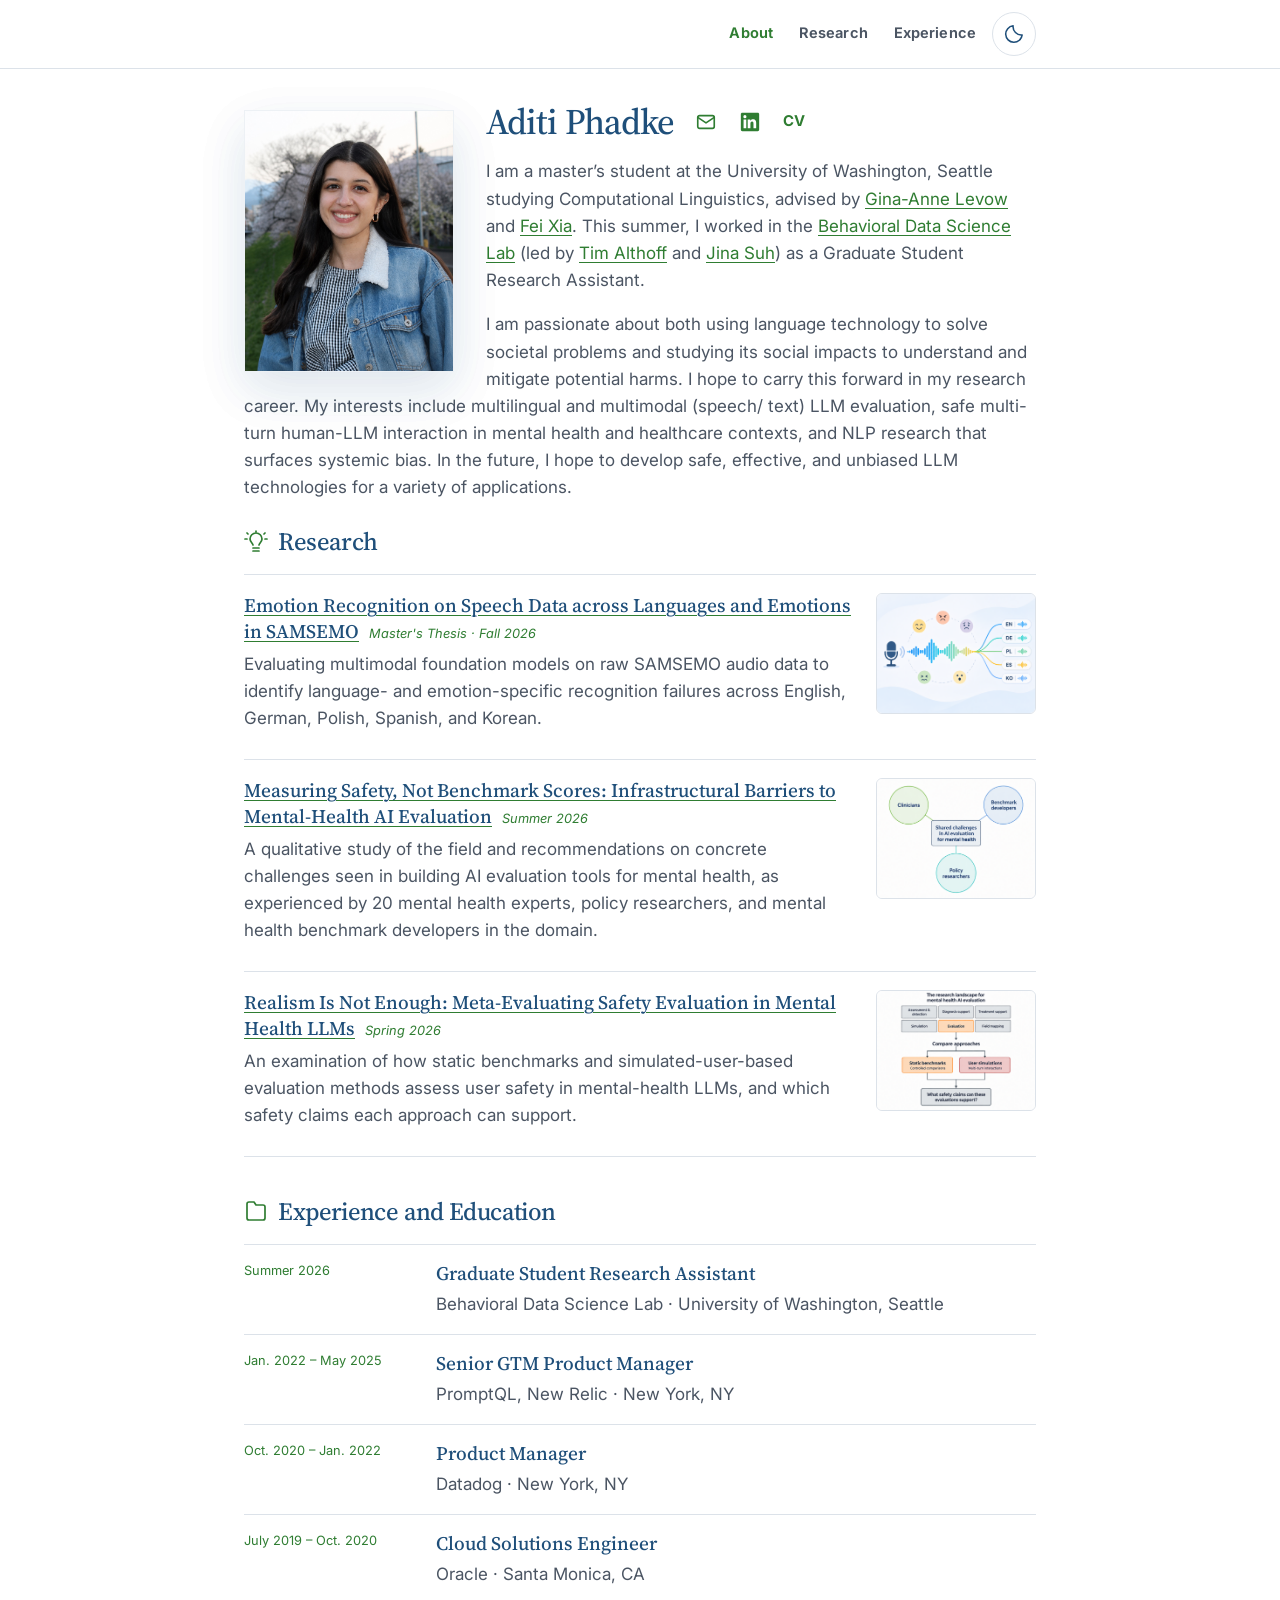
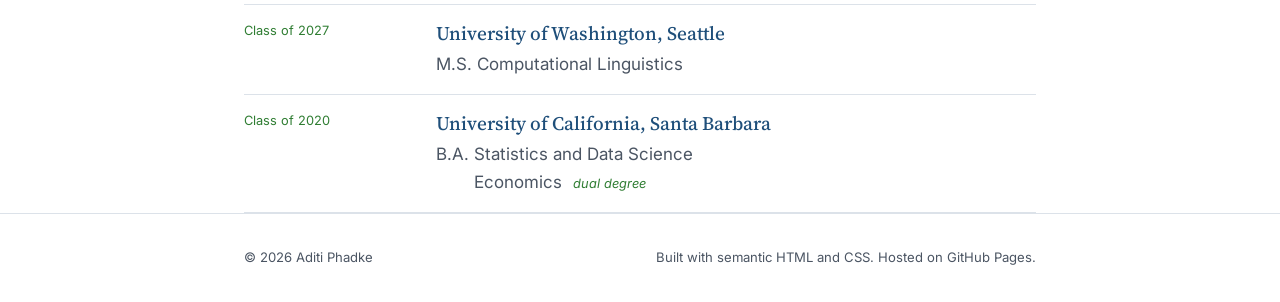
<file: index.html>
<!doctype html>
<html lang="en">
<head>
  <meta charset="utf-8">
  <meta name="viewport" content="width=device-width, initial-scale=1">
  <meta name="description" content="Aditi Phadke studies LLM evaluation, multilingual speech processing, and NLP for social impact.">
  <meta name="author" content="Aditi Phadke">
  <meta name="theme-color" content="#ffffff">

  <meta property="og:type" content="website">
  <meta property="og:title" content="Aditi Phadke">
  <meta property="og:description" content="LLM evaluation, social impact of computing, multilingual speech processing, and NLP.">
  <meta property="og:url" content="https://asphadke.github.io/">
  <meta property="og:image" content="https://asphadke.github.io/assets/aditi-portrait.jpg">
  <meta property="og:image:type" content="image/jpeg">
  <meta property="og:image:alt" content="Aditi Phadke">
  <meta name="twitter:card" content="summary_large_image">
  <meta name="twitter:image" content="https://asphadke.github.io/assets/aditi-portrait.jpg">
  <meta name="twitter:image:alt" content="Aditi Phadke">

  <title>Aditi Phadke</title>
  <link rel="icon" href="assets/favicon.svg" type="image/svg+xml">
  <script src="theme.js?v=20261014-1"></script>
  <link rel="stylesheet" href="styles.css?v=20261014-education-unshaded-1">
  <script src="script.js?v=20261014-taxonomy-1" defer></script>
  <!-- pages-build: 2026-10-13-5 -->
</head>

<body>
  <a class="skip-link" href="#main-content">Skip to content</a>

  <header class="site-header" id="top">
    <div class="container header-inner">
      <button class="menu-button" type="button" aria-expanded="false" aria-controls="site-nav">
        <span class="sr-only">Toggle navigation</span>
        <span aria-hidden="true"></span>
        <span aria-hidden="true"></span>
        <span aria-hidden="true"></span>
      </button>

      <nav class="site-nav" id="site-nav" aria-label="Primary navigation">
        <a href="#about">About</a>
        <a href="#projects">Research</a>
        <a href="#background">Experience</a>
      </nav>
      <button class="theme-toggle" type="button" aria-label="Switch to dark mode" title="Switch to dark mode">
        <svg class="theme-moon" viewBox="0 0 24 24" fill="none" stroke="currentColor" stroke-width="1.7" stroke-linecap="round" stroke-linejoin="round" aria-hidden="true"><path d="M20.9 13A9 9 0 0 1 11 3.1 9 9 0 1 0 20.9 13Z"/></svg>
        <svg class="theme-sun" viewBox="0 0 24 24" fill="none" stroke="currentColor" stroke-width="1.7" stroke-linecap="round" aria-hidden="true"><circle cx="12" cy="12" r="4"/><path d="M12 2v2m0 16v2M2 12h2m16 0h2M5 5l1.5 1.5m11 11L19 19M5 19l1.5-1.5m11-11L19 5"/></svg>
      </button>
    </div>
  </header>

  <main id="main-content">
    <section class="hero container" id="about" aria-label="About Aditi Phadke" style="border-bottom: 0; padding-bottom: 0.5rem;">
      <div class="portrait-wrap">
        <div class="portrait-fallback">AP</div>
        <img class="portrait" src="assets/aditi-portrait.jpg" alt="Aditi Phadke" width="280" height="350" onerror="this.hidden=true">
      </div>

      <div class="hero-copy">
        <div class="intro-heading">
          <h1>Aditi Phadke</h1>
          <div class="contact-links" aria-label="Contact links">
            <a href="mailto:aphadke@uw.edu" aria-label="Email" title="Email">
              <svg viewBox="0 0 24 24" fill="none" stroke="currentColor" stroke-width="1.8" stroke-linecap="round" stroke-linejoin="round" aria-hidden="true" focusable="false">
                <rect x="3" y="5" width="18" height="14" rx="2"/>
                <path d="m3 7 9 6 9-6"/>
              </svg>
            </a>
            <a href="https://www.linkedin.com/in/aditi-phadke-20/" rel="me noreferrer" aria-label="LinkedIn" title="LinkedIn">
              <svg viewBox="0 0 24 24" fill="currentColor" aria-hidden="true" focusable="false">
                <path d="M20.45 2H3.55C2.69 2 2 2.68 2 3.52v16.96c0 .84.69 1.52 1.55 1.52h16.9c.86 0 1.55-.68 1.55-1.52V3.52c0-.84-.69-1.52-1.55-1.52ZM7.93 18.75H4.98V9.2h2.95v9.55ZM6.45 7.9a1.71 1.71 0 1 1 0-3.42 1.71 1.71 0 0 1 0 3.42Zm12.3 10.85H15.8V14.1c0-1.11-.02-2.54-1.55-2.54-1.55 0-1.79 1.21-1.79 2.46v4.73H9.51V9.2h2.83v1.3h.04c.39-.74 1.36-1.52 2.79-1.52 2.98 0 3.58 1.96 3.58 4.51v5.26Z"/>
              </svg>
            </a>
            <a href="assets/aditi-phadke-cv.pdf" aria-label="CV (PDF)" title="CV (PDF)">CV</a>
          </div>
        </div>
        <p>
          I am a master’s student at the University of Washington, Seattle studying Computational Linguistics, advised by <a href="https://faculty.washington.edu/levow/">Gina-Anne Levow</a> and <a href="https://faculty.washington.edu/fxia/">Fei Xia</a>. This summer, I worked in the <a href="https://behavioral-data.github.io/">Behavioral Data Science Lab</a> (led by <a href="https://homes.cs.washington.edu/~althoff/">Tim Althoff</a> and <a href="https://www.jinasuh.com/">Jina Suh</a>) as a Graduate Student Research Assistant.
        </p>

        <p>
          I am passionate about both using language technology to solve societal problems and studying its social impacts to understand and mitigate potential harms. I hope to carry this forward in my research career. My interests include multilingual and multimodal (speech/ text) LLM evaluation, safe multi-turn human-LLM interaction in mental health and healthcare contexts, and NLP research that surfaces systemic bias. In the future, I hope to develop safe, effective, and unbiased LLM technologies for a variety of applications.
        </p>

      </div>
    </section>

    <div class="container content-grid" style="padding-top: 0; margin-top: 0;">
      <div class="main-column">

        <section class="section" id="projects" aria-labelledby="projects-title">
          <div class="section-heading">
            <svg class="section-icon" viewBox="0 0 24 24" fill="none" stroke="currentColor" stroke-width="1.7" stroke-linecap="round" stroke-linejoin="round" aria-hidden="true" focusable="false">
              <path d="M9 18h6M9 21h6M9 15c0-1.5-3-3-3-6a6 6 0 0 1 12 0c0 3-3 4.5-3 6"/>
              <path d="M12 1v1M3 3l1 1M20 4l1-1M1 9h2M21 9h2"/>
            </svg>
            <h2 id="projects-title">Research</h2>
          </div>

          <div class="project-list">
            <article class="project">
              <div class="project-copy">
                <div class="project-meta">
                  <span>Ongoing Research</span>
                  <span>Fall 2026</span>
                </div>
                <h3><a class="project-title-link" href="projects/samsemo-emotion-recognition.html">Emotion Recognition on Speech Data across Languages and Emotions in SAMSEMO</a> <span class="project-season">Master's Thesis · Fall 2026</span></h3>
                <p>Evaluating multimodal foundation models on raw SAMSEMO audio data to identify language- and emotion-specific recognition failures across English, German, Polish, Spanish, and Korean.</p>
                <ul class="tags" aria-label="Project topics">
                  <li>Emotion recognition</li>
                  <li>Multimodal</li>
                  <li>Multilingual</li>
                </ul>
              </div>
              <a class="project-image-link"
                href="assets/samsemo-emotion-recognition.png"
                aria-label="Enlarge multilingual speech emotion recognition illustration"
                aria-haspopup="dialog">
               <img src="assets/samsemo-emotion-recognition.png"
                    alt="Speech waveforms, emotion expressions, and five language branches representing multilingual emotion recognition."
                    width="1448"
                    height="1086"
                    loading="lazy">
              </a>
            </article>

            <article class="project">
              <div class="project-copy">
                <div class="project-meta">
                  <span>Ongoing Research</span>
                  <span>Summer 2026-present</span>
                </div>
                <h3><a class="project-title-link" href="projects/mental-health-evaluation-tools.html">Measuring Safety, Not Benchmark Scores: Infrastructural Barriers to Mental-Health AI Evaluation</a> <span class="project-season">Summer 2026</span></h3>
                <p>A qualitative study of the field and recommendations on concrete challenges seen in building AI evaluation tools for mental health, as experienced by 20 mental health experts, policy researchers, and mental health benchmark developers in the domain.</p>
                <ul class="tags" aria-label="Project topics">
                  <li>LLM evaluation</li>
                  <li>Human-LLM interaction</li>
                  <li>Mental health</li>
                  <li>AI safety</li>
                </ul>
              </div>
              <a class="project-image-link" href="assets/mental-health-evaluation-diagram.png" aria-label="Enlarge diagram of expert perspectives on mental-health AI evaluation" aria-haspopup="dialog">
                <img src="assets/mental-health-evaluation-diagram.png" alt="Clinicians, benchmark developers, and policy researchers connected to shared challenges in AI evaluation for mental health." width="1448" height="1086" loading="lazy">
              </a>
            </article>

            <article class="project">
              <div class="project-copy">
                <div class="project-meta">
                  <span>Working Paper</span>
                  <span>Spring 2026</span>
                </div>
                <h3><a class="project-title-link" href="projects/psychological-safety-taxonomy-review.html">Realism Is Not Enough: Meta-Evaluating Safety Evaluation in Mental Health LLMs</a> <span class="project-season">Spring 2026</span></h3>
                <p>An examination of how static benchmarks and simulated-user-based evaluation methods assess user safety in mental-health LLMs, and which safety claims each approach can support.</p>
                <ul class="tags" aria-label="Project topics">
                  <li>AI safety</li>
                  <li>Benchmarking</li>
                  <li>Evaluation</li>
                </ul>
              </div>
              <a class="project-image-link" href="assets/mental-health-evaluation-taxonomy.png" aria-label="Enlarge mental health AI evaluation research landscape diagram" aria-haspopup="dialog">
                <img src="assets/mental-health-evaluation-taxonomy.png" alt="Research landscape for mental health AI evaluation: six research categories, focusing on static benchmarks and user simulations and the safety claims they support." width="1448" height="1086" loading="lazy">
              </a>
            </article>

            <article class="project" hidden>
              <div class="project-copy">
                <div class="project-meta">
                  <span>Ongoing Research</span>
                  <span>Fall 2026</span>
                </div>
                <h3><a class="project-title-link" href="projects/latent-state-world-modeling.html">Behavioral State World Modeling</a></h3>
                <p>Predicting the unobservable behavioral state of the user from observable metrics such as audio and text. This is an extension of an ARPA-H grant project that constitutes similar work with wearable health sensor and location data.</p>
                <ul class="tags" aria-label="Project topics">
                  <li>User state simulation</li>
                  <li>HMMs</li>
                  <li>Speech recognition</li>
                </ul>
              </div>
              <a class="project-image-link" href="assets/behavioral-state-world-modeling.png" aria-label="Enlarge behavioral state world modeling diagram" aria-haspopup="dialog">
                <img src="assets/behavioral-state-world-modeling.png" alt="Hidden behavioral states evolving over time, with AI responses influencing transitions and text and speech observations beneath each state." width="1448" height="1086" loading="lazy">
              </a>
            </article>

            <article class="project" hidden>
              <div class="project-copy">
                <div class="project-meta">
                  <span>Research Project</span>
                  <span>2026</span>
                </div>
                <h3>OpenAI Whisper Multilingual Performance</h3>
                <p>Analyzed the performance of OpenAI Whisper across multilingual settings, observing cross-lingual interference effects in the shared-script languages of Hindi, Marathi, Nepali. I conducted linguistic error analysis accordingly.</p>
                <ul class="tags" aria-label="Project topics">
                  <li>ASR</li>
                  <li>Multilingual</li>
                  <li>Tokenization</li>
                </ul>
              </div>
              <div class="project-image-placeholder" aria-hidden="true">
                <svg viewBox="0 0 24 24" fill="none" stroke="currentColor" stroke-width="1.5" stroke-linecap="round" stroke-linejoin="round"><rect x="3" y="3" width="18" height="18" rx="2"/><circle cx="8" cy="8" r="1.5"/><path d="m21 15-5-5L5 21"/></svg>
                <span>Image placeholder</span>
              </div>
            </article>

            <article class="project" hidden>
              <div class="project-copy">
                <div class="project-meta">
                  <span>Speech Systems</span>
                  <span>2025</span>
                </div>
                <h3>Speaker-dependent Voice Assistant</h3>
                <p>A six-phrase spoken-command system built from scratch with MFCC features, left-to-right hidden Markov models, wake-word gating, and out-of-vocabulary rejection.</p>
                <ul class="tags" aria-label="Project topics">
                  <li>HMMs</li>
                  <li>MFCCs</li>
                  <li>Speech recognition</li>
                </ul>
              </div>
              <div class="project-image-placeholder" aria-hidden="true">
                <svg viewBox="0 0 24 24" fill="none" stroke="currentColor" stroke-width="1.5" stroke-linecap="round" stroke-linejoin="round"><rect x="3" y="3" width="18" height="18" rx="2"/><circle cx="8" cy="8" r="1.5"/><path d="m21 15-5-5L5 21"/></svg>
                <span>Image placeholder</span>
              </div>
            </article>
          </div>
        </section>

        <section class="section" id="background" aria-labelledby="background-title">
          <div class="section-heading">
            <svg class="section-icon" viewBox="0 0 24 24" fill="none" stroke="currentColor" stroke-width="1.7" stroke-linecap="round" stroke-linejoin="round" aria-hidden="true" focusable="false">
              <path d="M3 7V5a2 2 0 0 1 2-2h5l2 3h7a2 2 0 0 1 2 2v11a2 2 0 0 1-2 2H5a2 2 0 0 1-2-2V7Z"/>
            </svg>
            <h2 id="background-title">Experience and Education</h2>
          </div>
          <div class="timeline">
            <div class="timeline-item">
              <p class="timeline-date">Summer 2026</p>
              <div>
                <h3>Graduate Student Research Assistant</h3>
                <p>Behavioral Data Science Lab · University of Washington, Seattle</p>
              </div>
            </div>
            <div class="timeline-item">
              <p class="timeline-date">Jan. 2022 – May 2025</p>
              <div>
                <h3>Senior GTM Product Manager</h3>
                <p>PromptQL, New Relic · New York, NY</p>
              </div>
            </div>
            <div class="timeline-item">
              <p class="timeline-date">Oct. 2020 – Jan. 2022</p>
              <div>
                <h3>Product Manager</h3>
                <p>Datadog · New York, NY</p>
              </div>
            </div>
            <div class="timeline-item">
              <p class="timeline-date">July 2019 – Oct. 2020</p>
              <div>
                <h3>Cloud Solutions Engineer</h3>
                <p>Oracle · Santa Monica, CA</p>
              </div>
            </div>
            <div class="timeline-item education-item">
              <p class="timeline-date">Class of 2027</p>
              <div>
                <h3>University of Washington, Seattle</h3>
                <p>M.S. Computational Linguistics</p>
              </div>
            </div>
            <div class="timeline-item education-item">
              <p class="timeline-date">Class of 2020</p>
              <div>
                <h3>University of California, Santa Barbara</h3>
                <p style="display: grid; grid-template-columns: auto minmax(0, 1fr); column-gap: 0.3em;"><span>B.A.</span><span>Statistics and Data Science<br>Economics <span class="degree-note">dual degree</span></span></p>
              </div>
            </div>
          </div>
        </section>

      </div>
    </div>
  </main>

  <footer class="site-footer">
    <div class="container footer-inner">
      <p>© <span id="year">2026</span> Aditi Phadke</p>
      <p>Built with semantic HTML and CSS. Hosted on GitHub Pages.</p>
    </div>
  </footer>
  <dialog class="image-viewer" aria-label="Mental-health AI evaluation diagram">
    <form method="dialog"><button class="image-viewer-close" autofocus>Close</button></form>
    <img src="assets/mental-health-evaluation-diagram.png" alt="Clinicians, benchmark developers, and policy researchers connected to shared challenges in AI evaluation for mental health." width="1448" height="1086">
  </dialog>
</body>
</html>
</file>
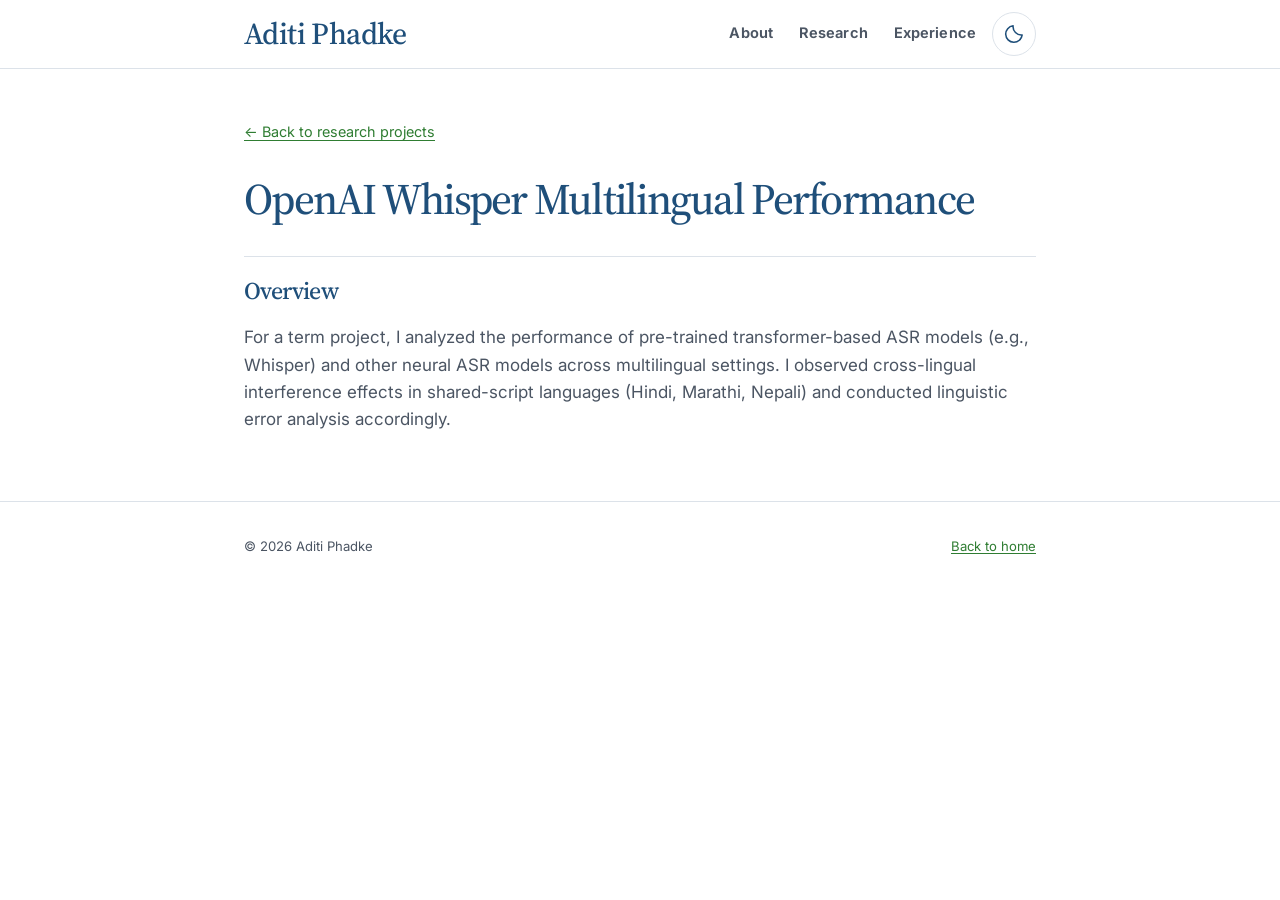
<file: projects/beyond-wer-multilingual-whisper-evaluation.html>
<!doctype html>
<html lang="en">
<head>
  <meta charset="utf-8">
  <meta name="viewport" content="width=device-width, initial-scale=1">
  <meta name="author" content="Aditi Phadke">
  <meta name="description" content="OpenAI Whisper Multilingual Performance">
  <meta name="theme-color" content="#ffffff">
  <title>OpenAI Whisper Multilingual Performance · Aditi Phadke</title>
  <link rel="icon" href="../assets/favicon.svg" type="image/svg+xml">
  <script src="../theme.js?v=20261014-1"></script>
  <link rel="stylesheet" href="../styles.css?v=20261014-serif-1">
  <script src="../script.js" defer></script>
</head>
<body>
  <header class="site-header">
    <div class="container header-inner">
      <a class="site-name" href="../index.html">Aditi Phadke</a>
      <button class="menu-button" type="button" aria-expanded="false" aria-controls="site-nav">
        <span class="sr-only">Toggle navigation</span>
        <span aria-hidden="true"></span>
        <span aria-hidden="true"></span>
        <span aria-hidden="true"></span>
      </button>

      <nav id="site-nav" class="site-nav" aria-label="Project navigation">
        <a href="../index.html#about">About</a>
        <a href="../index.html#projects">Research</a>
        <a href="../index.html#background">Experience</a>
      </nav>
      <button class="theme-toggle" type="button" aria-label="Switch to dark mode" title="Switch to dark mode">
        <svg class="theme-moon" viewBox="0 0 24 24" fill="none" stroke="currentColor" stroke-width="1.7" stroke-linecap="round" stroke-linejoin="round" aria-hidden="true"><path d="M20.9 13A9 9 0 0 1 11 3.1 9 9 0 1 0 20.9 13Z"/></svg>
        <svg class="theme-sun" viewBox="0 0 24 24" fill="none" stroke="currentColor" stroke-width="1.7" stroke-linecap="round" aria-hidden="true"><circle cx="12" cy="12" r="4"/><path d="M12 2v2m0 16v2M2 12h2m16 0h2M5 5l1.5 1.5m11 11L19 19M5 19l1.5-1.5m11-11L19 5"/></svg>
      </button>
    </div>
  </header>

  <main class="project-page">
    <article class="container project-detail">
      <p class="project-back"><a href="../index.html#projects">← Back to research projects</a></p>

      <div class="project-detail-meta">
        <span>Research Project</span>
        <span>2026</span>
      </div>

      <h1>OpenAI Whisper Multilingual Performance</h1>

      <ul class="project-detail-tags" aria-label="Project topics">
        <li>ASR</li>
        <li>Multilingual</li>
        <li>Tokenization</li>
      </ul>

      <section class="project-detail-section">
        <h2>Overview</h2>
        <p>For a term project, I analyzed the performance of pre-trained transformer-based ASR models (e.g., Whisper) and other neural ASR models across multilingual settings. I observed cross-lingual interference effects in shared-script languages (Hindi, Marathi, Nepali) and conducted linguistic error analysis accordingly.</p>
      </section>
    </article>
  </main>

  <footer class="site-footer">
    <div class="container footer-inner">
      <p>© 2026 Aditi Phadke</p>
      <p><a href="../index.html">Back to home</a></p>
    </div>
  </footer>
</body>
</html>
</file>
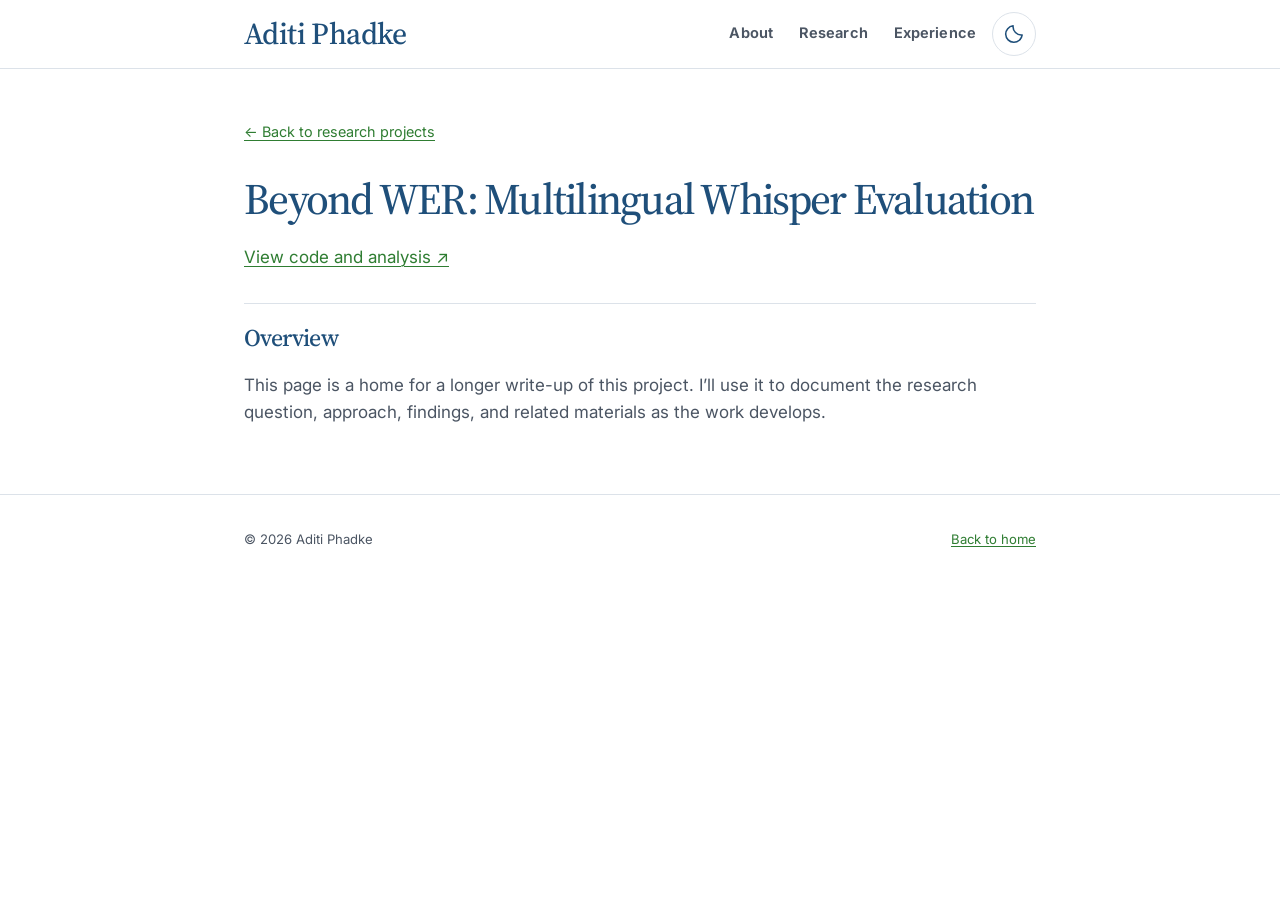
<file: projects/beyond-wer.html>
<!doctype html>
<html lang="en">
<head>
  <meta charset="utf-8">
  <meta name="viewport" content="width=device-width, initial-scale=1">
  <meta name="author" content="Aditi Phadke">
  <meta name="description" content="Beyond WER: Multilingual Whisper Evaluation">
  <meta name="theme-color" content="#ffffff">
  <title>Beyond WER: Multilingual Whisper Evaluation · Aditi Phadke</title>
  <link rel="icon" href="../assets/favicon.svg" type="image/svg+xml">
  <script src="../theme.js?v=20261014-1"></script>
  <link rel="stylesheet" href="../styles.css?v=20261014-serif-1">
  <script src="../script.js" defer></script>
</head>
<body>
  <header class="site-header">
    <div class="container header-inner">
      <a class="site-name" href="../index.html">Aditi Phadke</a>
      <button class="menu-button" type="button" aria-expanded="false" aria-controls="site-nav">
        <span class="sr-only">Toggle navigation</span>
        <span aria-hidden="true"></span>
        <span aria-hidden="true"></span>
        <span aria-hidden="true"></span>
      </button>

      <nav id="site-nav" class="site-nav" aria-label="Project navigation">
        <a href="../index.html#about">About</a>
        <a href="../index.html#projects">Research</a>
        <a href="../index.html#background">Experience</a>
      </nav>
      <button class="theme-toggle" type="button" aria-label="Switch to dark mode" title="Switch to dark mode">
        <svg class="theme-moon" viewBox="0 0 24 24" fill="none" stroke="currentColor" stroke-width="1.7" stroke-linecap="round" stroke-linejoin="round" aria-hidden="true"><path d="M20.9 13A9 9 0 0 1 11 3.1 9 9 0 1 0 20.9 13Z"/></svg>
        <svg class="theme-sun" viewBox="0 0 24 24" fill="none" stroke="currentColor" stroke-width="1.7" stroke-linecap="round" aria-hidden="true"><circle cx="12" cy="12" r="4"/><path d="M12 2v2m0 16v2M2 12h2m16 0h2M5 5l1.5 1.5m11 11L19 19M5 19l1.5-1.5m11-11L19 5"/></svg>
      </button>
    </div>
  </header>

  <main class="project-page">
    <article class="container project-detail">
      <p class="project-back"><a href="../index.html#projects">← Back to research projects</a></p>

      <div class="project-detail-meta">
        <span>Research Project</span>
        <span>2026</span>
      </div>

      <h1>Beyond WER: Multilingual Whisper Evaluation</h1>

      <ul class="project-detail-tags" aria-label="Project topics">
        <li>ASR</li>
            <li>Whisper</li>
            <li>Uncertainty</li>
      </ul>

      <p class="project-detail-link"><a href="https://github.com/asphadke/beyond_wer" rel="noreferrer">View code and analysis ↗</a></p>

      <section class="project-detail-section">
        <h2>Overview</h2>
        <p>This page is a home for a longer write-up of this project. I’ll use it to document the research question, approach, findings, and related materials as the work develops.</p>
      </section>
    </article>
  </main>

  <footer class="site-footer">
    <div class="container footer-inner">
      <p>© 2026 Aditi Phadke</p>
      <p><a href="../index.html">Back to home</a></p>
    </div>
  </footer>
</body>
</html>
</file>
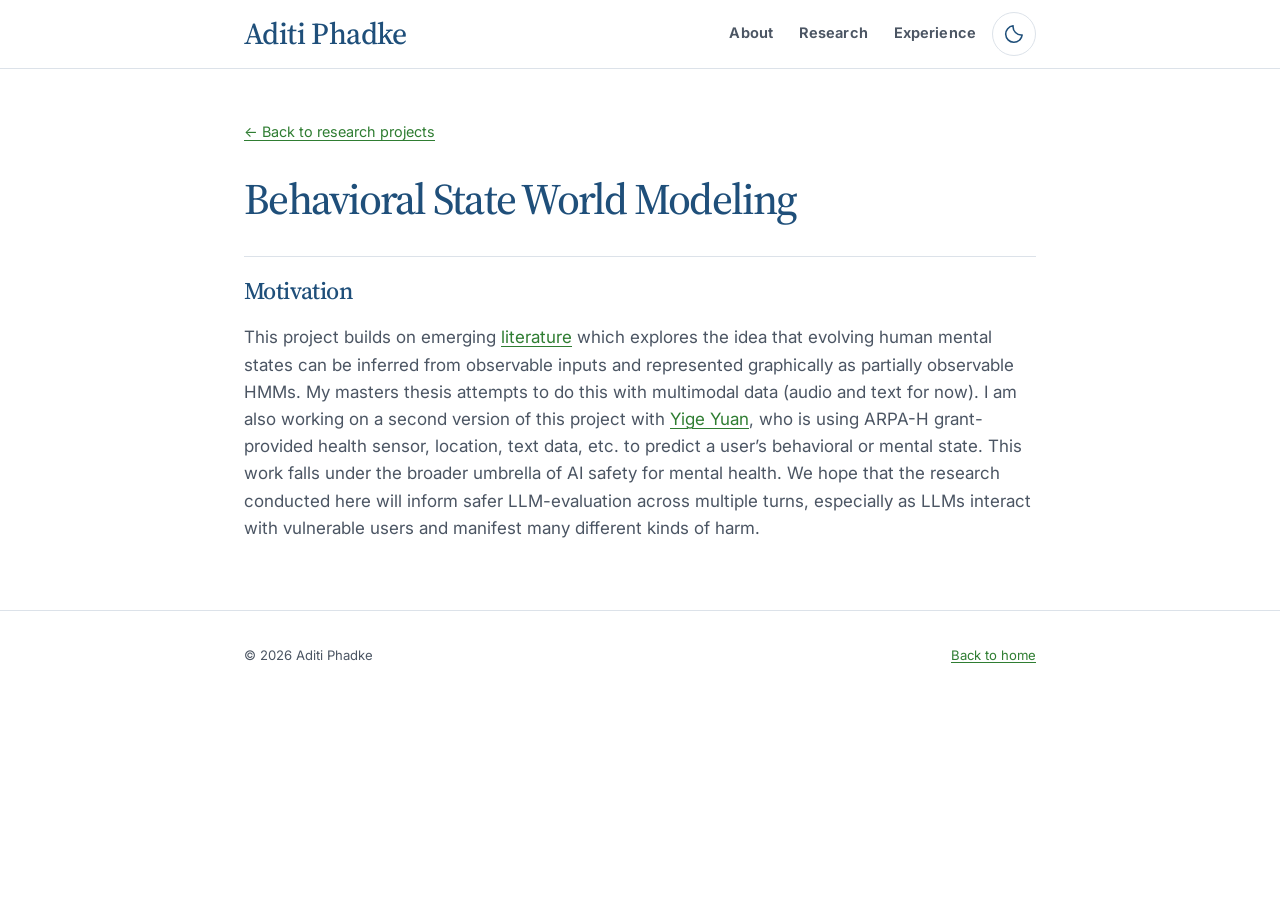
<file: projects/latent-state-world-modeling.html>
<!doctype html>
<html lang="en">
<head>
  <meta charset="utf-8">
  <meta name="viewport" content="width=device-width, initial-scale=1">
  <meta name="author" content="Aditi Phadke">
  <meta name="description" content="Behavioral State World Modeling">
  <meta name="theme-color" content="#ffffff">
  <title>Behavioral State World Modeling · Aditi Phadke</title>
  <link rel="icon" href="../assets/favicon.svg" type="image/svg+xml">
  <script src="../theme.js?v=20261014-1"></script>
  <link rel="stylesheet" href="../styles.css?v=20261014-serif-1">
  <script src="../script.js" defer></script>
</head>
<body>
  <header class="site-header">
    <div class="container header-inner">
      <a class="site-name" href="../index.html">Aditi Phadke</a>
      <button class="menu-button" type="button" aria-expanded="false" aria-controls="site-nav">
        <span class="sr-only">Toggle navigation</span>
        <span aria-hidden="true"></span>
        <span aria-hidden="true"></span>
        <span aria-hidden="true"></span>
      </button>

      <nav id="site-nav" class="site-nav" aria-label="Project navigation">
        <a href="../index.html#about">About</a>
        <a href="../index.html#projects">Research</a>
        <a href="../index.html#background">Experience</a>
      </nav>
      <button class="theme-toggle" type="button" aria-label="Switch to dark mode" title="Switch to dark mode">
        <svg class="theme-moon" viewBox="0 0 24 24" fill="none" stroke="currentColor" stroke-width="1.7" stroke-linecap="round" stroke-linejoin="round" aria-hidden="true"><path d="M20.9 13A9 9 0 0 1 11 3.1 9 9 0 1 0 20.9 13Z"/></svg>
        <svg class="theme-sun" viewBox="0 0 24 24" fill="none" stroke="currentColor" stroke-width="1.7" stroke-linecap="round" aria-hidden="true"><circle cx="12" cy="12" r="4"/><path d="M12 2v2m0 16v2M2 12h2m16 0h2M5 5l1.5 1.5m11 11L19 19M5 19l1.5-1.5m11-11L19 5"/></svg>
      </button>
    </div>
  </header>

  <main class="project-page">
    <article class="container project-detail">
      <p class="project-back"><a href="../index.html#projects">← Back to research projects</a></p>

      <div class="project-detail-meta">
        <span>Ongoing Research</span>
        <span>Fall 2026</span>
      </div>

      <h1>Behavioral State World Modeling</h1>

      <ul class="project-detail-tags" aria-label="Project topics">
        <li>User state simulation</li>
            <li>HMMs</li>
            <li>Speech recognition</li>
      </ul>

      

      <section class="project-detail-section">
        <h2>Motivation</h2>
        <p>This project builds on emerging <a href="https://arxiv.org/abs/2607.27201">literature</a> which explores the idea that evolving human mental states can be inferred from observable inputs and represented graphically as partially observable HMMs. My masters thesis attempts to do this with multimodal data (audio and text for now). I am also working on a second version of this project with <a href="https://yuanyige.github.io/">Yige Yuan</a>, who is using ARPA-H grant-provided health sensor, location, text data, etc. to predict a user’s behavioral or mental state. This work falls under the broader umbrella of AI safety for mental health. We hope that the research conducted here will inform safer LLM-evaluation across multiple turns, especially as LLMs interact with vulnerable users and manifest many different kinds of harm.</p>
      </section>
    </article>
  </main>

  <footer class="site-footer">
    <div class="container footer-inner">
      <p>© 2026 Aditi Phadke</p>
      <p><a href="../index.html">Back to home</a></p>
    </div>
  </footer>
</body>
</html>
</file>
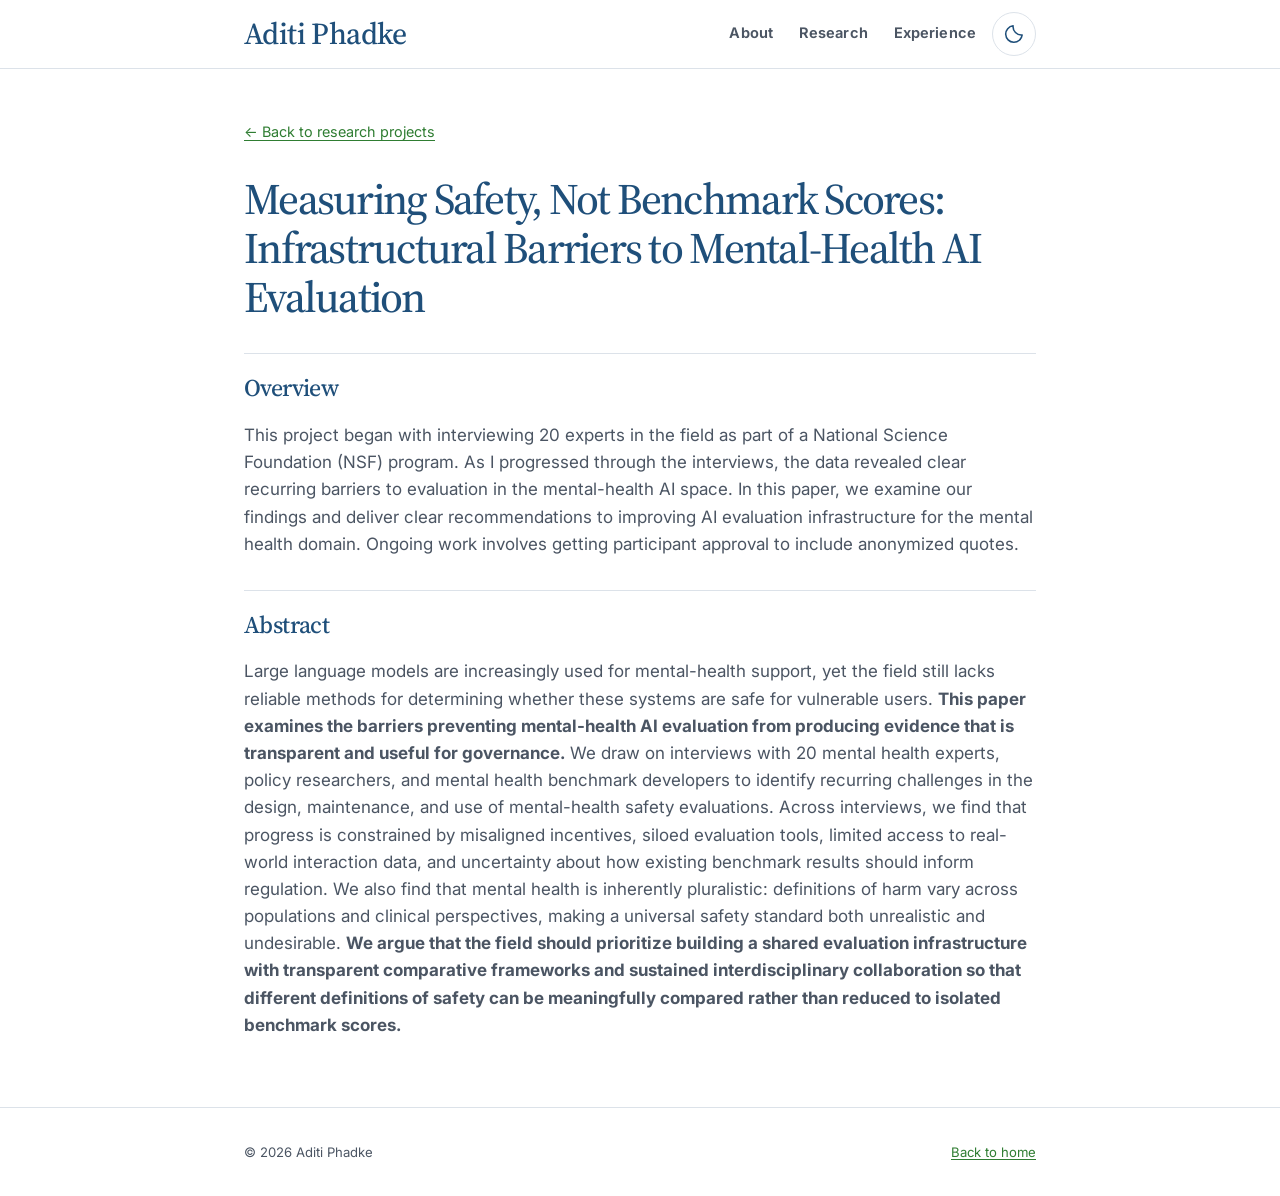
<file: projects/mental-health-evaluation-tools.html>
<!doctype html>
<html lang="en">
<head>
  <meta charset="utf-8">
  <meta name="viewport" content="width=device-width, initial-scale=1">
  <meta name="author" content="Aditi Phadke">
  <!-- Pages refresh: updated participant description -->
  <meta name="description" content="Measuring Safety, Not Benchmark Scores: Infrastructural Barriers to Mental-Health AI Evaluation">
  <meta name="theme-color" content="#ffffff">
  <title>Measuring Safety, Not Benchmark Scores: Infrastructural Barriers to Mental-Health AI Evaluation · Aditi Phadke</title>
  <link rel="icon" href="../assets/favicon.svg" type="image/svg+xml">
  <script src="../theme.js?v=20261014-1"></script>
  <link rel="stylesheet" href="../styles.css?v=20261014-serif-1">
  <script src="../script.js" defer></script>
</head>
<body>
  <header class="site-header">
    <div class="container header-inner">
      <a class="site-name" href="../index.html">Aditi Phadke</a>
      <button class="menu-button" type="button" aria-expanded="false" aria-controls="site-nav">
        <span class="sr-only">Toggle navigation</span>
        <span aria-hidden="true"></span>
        <span aria-hidden="true"></span>
        <span aria-hidden="true"></span>
      </button>

      <nav id="site-nav" class="site-nav" aria-label="Project navigation">
        <a href="../index.html#about">About</a>
        <a href="../index.html#projects">Research</a>
        <a href="../index.html#background">Experience</a>
      </nav>
      <button class="theme-toggle" type="button" aria-label="Switch to dark mode" title="Switch to dark mode">
        <svg class="theme-moon" viewBox="0 0 24 24" fill="none" stroke="currentColor" stroke-width="1.7" stroke-linecap="round" stroke-linejoin="round" aria-hidden="true"><path d="M20.9 13A9 9 0 0 1 11 3.1 9 9 0 1 0 20.9 13Z"/></svg>
        <svg class="theme-sun" viewBox="0 0 24 24" fill="none" stroke="currentColor" stroke-width="1.7" stroke-linecap="round" aria-hidden="true"><circle cx="12" cy="12" r="4"/><path d="M12 2v2m0 16v2M2 12h2m16 0h2M5 5l1.5 1.5m11 11L19 19M5 19l1.5-1.5m11-11L19 5"/></svg>
      </button>
    </div>
  </header>

  <main class="project-page">
    <article class="container project-detail">
      <p class="project-back"><a href="../index.html#projects">← Back to research projects</a></p>

      <div class="project-detail-meta">
        <span>Ongoing Research</span>
        <span>Summer 2026</span>
      </div>

      <h1>Measuring Safety, Not Benchmark Scores: Infrastructural Barriers to Mental-Health AI Evaluation</h1>

      <ul class="project-detail-tags" aria-label="Project topics">
        <li>LLM evaluation</li>
        <li>Human-LLM interaction</li>
        <li>Mental health</li>
        <li>AI safety</li>
      </ul>

      

      <section class="project-detail-section">
        <h2>Overview</h2>
        <p>This project began with interviewing 20 experts in the field as part of a National Science Foundation (NSF) program. As I progressed through the interviews, the data revealed clear recurring barriers to evaluation in the mental-health AI space. In this paper, we examine our findings and deliver clear recommendations to improving AI evaluation infrastructure for the mental health domain. Ongoing work involves getting participant approval to include anonymized quotes.</p>
      </section>

      <section class="project-detail-section">
        <h2>Abstract</h2>
        <p>Large language models are increasingly used for mental-health support, yet the field still lacks reliable methods for determining whether these systems are safe for vulnerable users. <strong>This paper examines the barriers preventing mental-health AI evaluation from producing evidence that is transparent and useful for governance.</strong> We draw on interviews with 20 mental health experts, policy researchers, and mental health benchmark developers to identify recurring challenges in the design, maintenance, and use of mental-health safety evaluations. Across interviews, we find that progress is constrained by misaligned incentives, siloed evaluation tools, limited access to real-world interaction data, and uncertainty about how existing benchmark results should inform regulation. We also find that mental health is inherently pluralistic: definitions of harm vary across populations and clinical perspectives, making a universal safety standard both unrealistic and undesirable. <strong>We argue that the field should prioritize building a shared evaluation infrastructure with transparent comparative frameworks and sustained interdisciplinary collaboration so that different definitions of safety can be meaningfully compared rather than reduced to isolated benchmark scores.</strong></p>
      </section>
    </article>
  </main>

  <footer class="site-footer">
    <div class="container footer-inner">
      <p>© 2026 Aditi Phadke</p>
      <p><a href="../index.html">Back to home</a></p>
    </div>
  </footer>
</body>
</html>
</file>
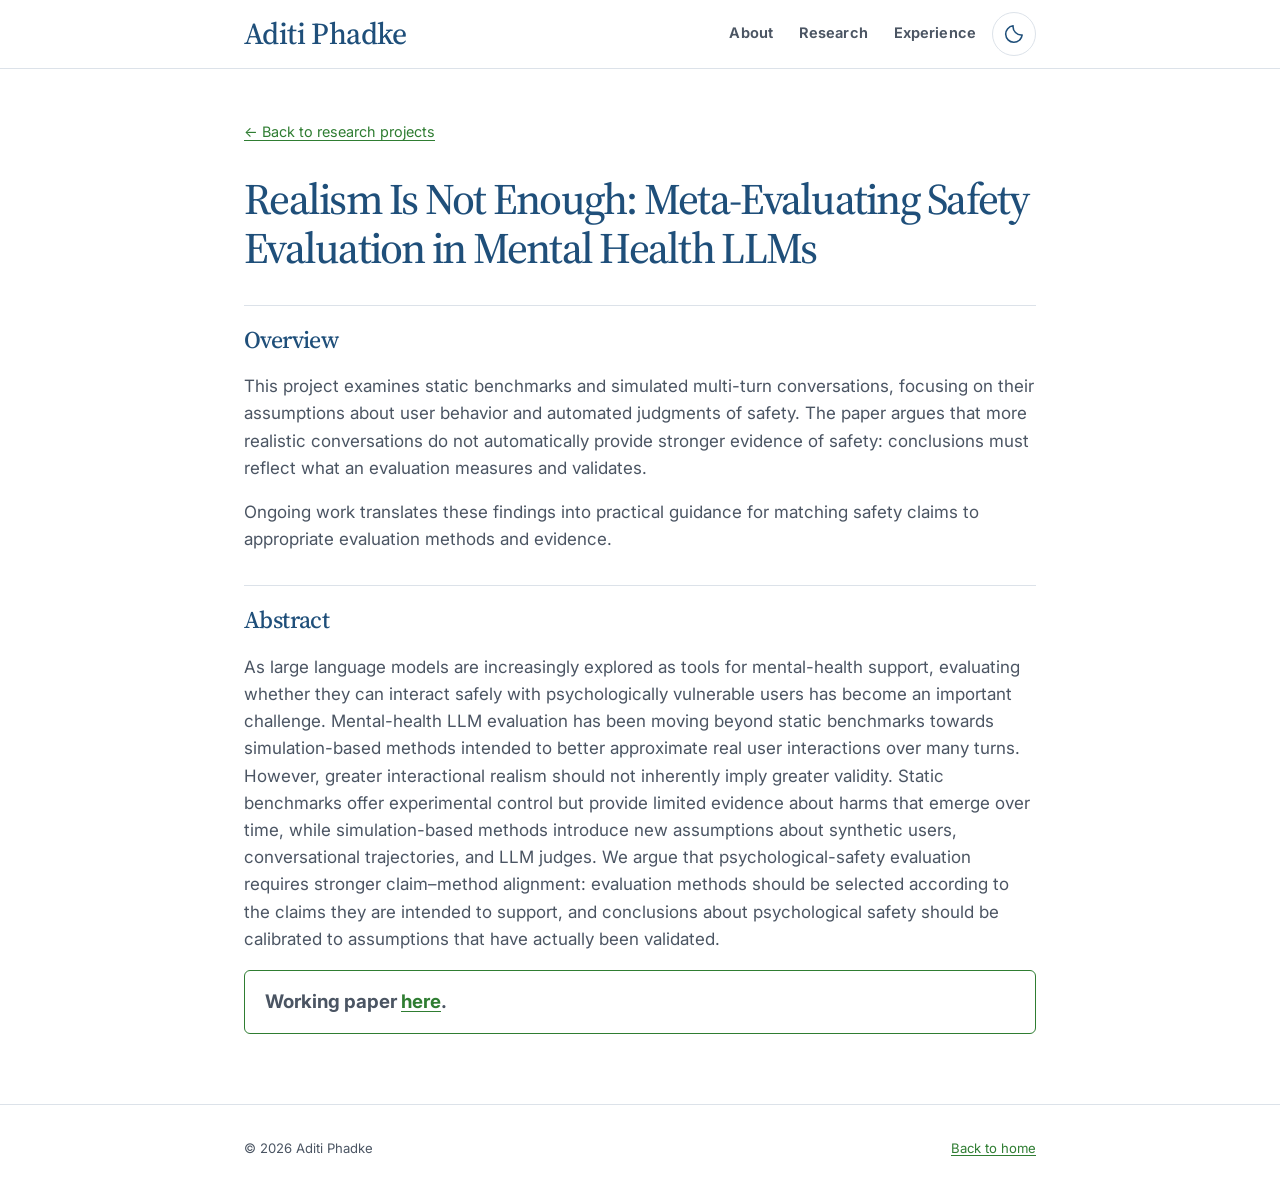
<file: projects/psychological-safety-taxonomy-review.html>
<!doctype html>
<html lang="en">
<head>
  <meta charset="utf-8">
  <meta name="viewport" content="width=device-width, initial-scale=1">
  <meta name="author" content="Aditi Phadke">
  <meta name="description" content="Realism Is Not Enough: Meta-Evaluating Safety Evaluation in Mental Health LLMs">
  <meta name="theme-color" content="#ffffff">
  <title>Realism Is Not Enough: Meta-Evaluating Safety Evaluation in Mental Health LLMs · Aditi Phadke</title>
  <link rel="icon" href="../assets/favicon.svg" type="image/svg+xml">
  <script src="../theme.js?v=20261014-1"></script>
  <link rel="stylesheet" href="../styles.css?v=20261014-serif-1">
  <script src="../script.js" defer></script>
</head>
<body>
  <header class="site-header">
    <div class="container header-inner">
      <a class="site-name" href="../index.html">Aditi Phadke</a>
      <button class="menu-button" type="button" aria-expanded="false" aria-controls="site-nav">
        <span class="sr-only">Toggle navigation</span>
        <span aria-hidden="true"></span>
        <span aria-hidden="true"></span>
        <span aria-hidden="true"></span>
      </button>

      <nav id="site-nav" class="site-nav" aria-label="Project navigation">
        <a href="../index.html#about">About</a>
        <a href="../index.html#projects">Research</a>
        <a href="../index.html#background">Experience</a>
      </nav>
      <button class="theme-toggle" type="button" aria-label="Switch to dark mode" title="Switch to dark mode">
        <svg class="theme-moon" viewBox="0 0 24 24" fill="none" stroke="currentColor" stroke-width="1.7" stroke-linecap="round" stroke-linejoin="round" aria-hidden="true"><path d="M20.9 13A9 9 0 0 1 11 3.1 9 9 0 1 0 20.9 13Z"/></svg>
        <svg class="theme-sun" viewBox="0 0 24 24" fill="none" stroke="currentColor" stroke-width="1.7" stroke-linecap="round" aria-hidden="true"><circle cx="12" cy="12" r="4"/><path d="M12 2v2m0 16v2M2 12h2m16 0h2M5 5l1.5 1.5m11 11L19 19M5 19l1.5-1.5m11-11L19 5"/></svg>
      </button>
    </div>
  </header>

  <main class="project-page">
    <article class="container project-detail">
      <p class="project-back"><a href="../index.html#projects">← Back to research projects</a></p>

      <div class="project-detail-meta">
        <span>Working Paper</span>
        <span>Spring 2026</span>
      </div>

      <h1>Realism Is Not Enough: Meta-Evaluating Safety Evaluation in Mental Health LLMs</h1>

      <ul class="project-detail-tags" aria-label="Project topics">
        <li>AI safety</li>
            <li>Benchmarking</li>
            <li>Evaluation</li>
      </ul>

      

      <section class="project-detail-section">
        <h2>Overview</h2>
        <p>This project examines static benchmarks and simulated multi-turn conversations, focusing on their assumptions about user behavior and automated judgments of safety. The paper argues that more realistic conversations do not automatically provide stronger evidence of safety: conclusions must reflect what an evaluation measures and validates.</p>
        <p>Ongoing work translates these findings into practical guidance for matching safety claims to appropriate evaluation methods and evidence.</p>
      </section>

      <section class="project-detail-section">
        <h2>Abstract</h2>
        <p>As large language models are increasingly explored as tools for mental-health support, evaluating whether they can interact safely with psychologically vulnerable users has become an important challenge. Mental-health LLM evaluation has been moving beyond static benchmarks towards simulation-based methods intended to better approximate real user interactions over many turns. However, greater interactional realism should not inherently imply greater validity. Static benchmarks offer experimental control but provide limited evidence about harms that emerge over time, while simulation-based methods introduce new assumptions about synthetic users, conversational trajectories, and LLM judges. We argue that psychological-safety evaluation requires stronger claim–method alignment: evaluation methods should be selected according to the claims they are intended to support, and conclusions about psychological safety should be calibrated to assumptions that have actually been validated.</p>
        <p style="font-size: 1.1em; border: 1px solid var(--accent); padding: 1rem 1.25rem; border-radius: 6px;"><strong>Working paper <a href="../assets/realism-is-not-enough.pdf" rel="noreferrer">here</a>.</strong></p>
      </section>
    </article>
  </main>

  <footer class="site-footer">
    <div class="container footer-inner">
      <p>© 2026 Aditi Phadke</p>
      <p><a href="../index.html">Back to home</a></p>
    </div>
  </footer>
</body>
</html>
</file>
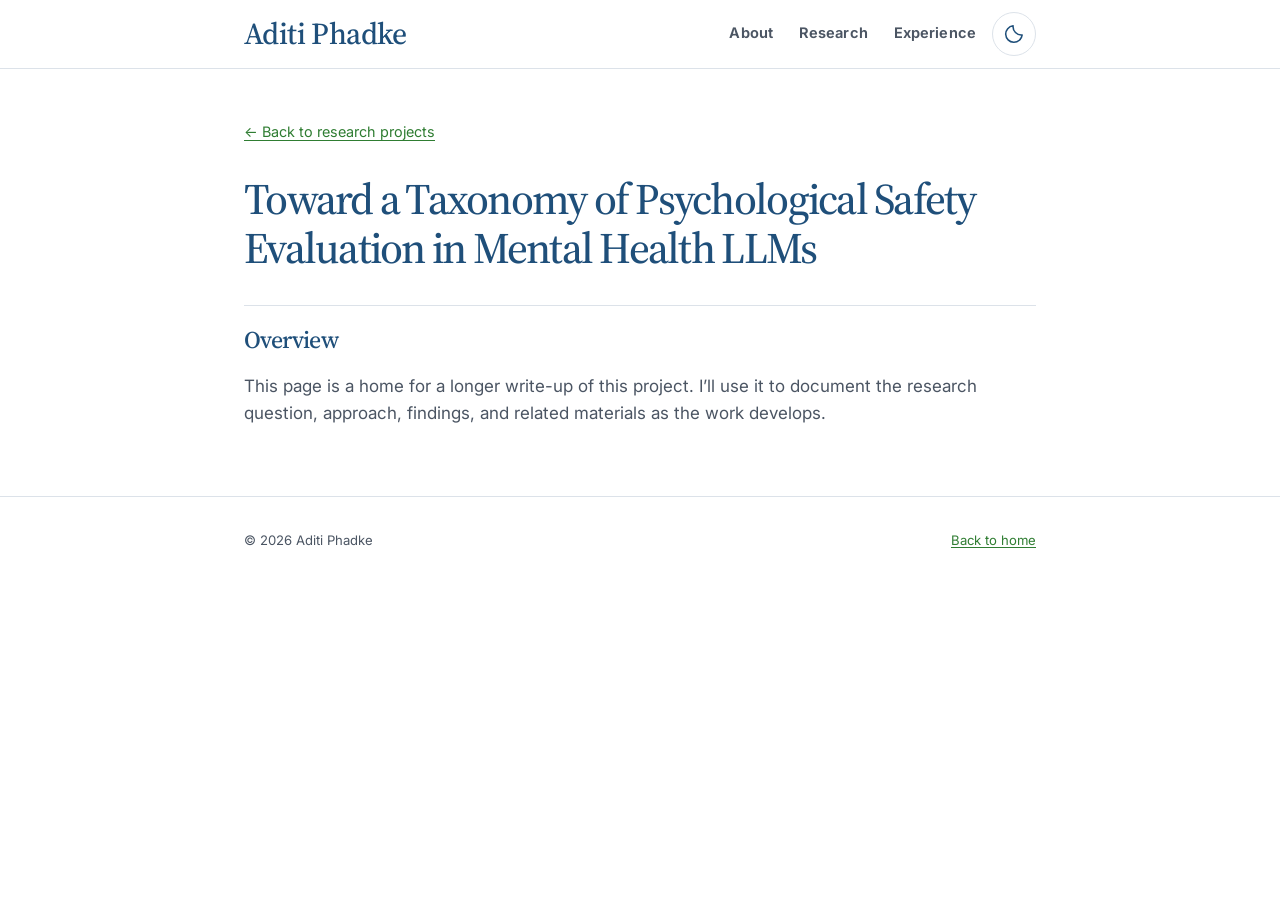
<file: projects/psychological-safety-taxonomy.html>
<!doctype html>
<html lang="en">
<head>
  <meta charset="utf-8">
  <meta name="viewport" content="width=device-width, initial-scale=1">
  <meta name="author" content="Aditi Phadke">
  <meta name="description" content="Toward a Taxonomy of Psychological Safety Evaluation in Mental Health LLMs">
  <meta name="theme-color" content="#ffffff">
  <title>Toward a Taxonomy of Psychological Safety Evaluation in Mental Health LLMs · Aditi Phadke</title>
  <link rel="icon" href="../assets/favicon.svg" type="image/svg+xml">
  <script src="../theme.js?v=20261014-1"></script>
  <link rel="stylesheet" href="../styles.css?v=20261014-serif-1">
  <script src="../script.js" defer></script>
</head>
<body>
  <header class="site-header">
    <div class="container header-inner">
      <a class="site-name" href="../index.html">Aditi Phadke</a>
      <button class="menu-button" type="button" aria-expanded="false" aria-controls="site-nav">
        <span class="sr-only">Toggle navigation</span>
        <span aria-hidden="true"></span>
        <span aria-hidden="true"></span>
        <span aria-hidden="true"></span>
      </button>

      <nav id="site-nav" class="site-nav" aria-label="Project navigation">
        <a href="../index.html#about">About</a>
        <a href="../index.html#projects">Research</a>
        <a href="../index.html#background">Experience</a>
      </nav>
      <button class="theme-toggle" type="button" aria-label="Switch to dark mode" title="Switch to dark mode">
        <svg class="theme-moon" viewBox="0 0 24 24" fill="none" stroke="currentColor" stroke-width="1.7" stroke-linecap="round" stroke-linejoin="round" aria-hidden="true"><path d="M20.9 13A9 9 0 0 1 11 3.1 9 9 0 1 0 20.9 13Z"/></svg>
        <svg class="theme-sun" viewBox="0 0 24 24" fill="none" stroke="currentColor" stroke-width="1.7" stroke-linecap="round" aria-hidden="true"><circle cx="12" cy="12" r="4"/><path d="M12 2v2m0 16v2M2 12h2m16 0h2M5 5l1.5 1.5m11 11L19 19M5 19l1.5-1.5m11-11L19 5"/></svg>
      </button>
    </div>
  </header>

  <main class="project-page">
    <article class="container project-detail">
      <p class="project-back"><a href="../index.html#projects">← Back to research projects</a></p>

      <div class="project-detail-meta">
        <span>Ongoing Research</span>
        <span>2026</span>
      </div>

      <h1>Toward a Taxonomy of Psychological Safety Evaluation in Mental Health LLMs</h1>

      <ul class="project-detail-tags" aria-label="Project topics">
        <li>LLM evaluation</li>
            <li>Mental health</li>
            <li>Benchmark design</li>
      </ul>

      

      <section class="project-detail-section">
        <h2>Overview</h2>
        <p>This page is a home for a longer write-up of this project. I’ll use it to document the research question, approach, findings, and related materials as the work develops.</p>
      </section>
    </article>
  </main>

  <footer class="site-footer">
    <div class="container footer-inner">
      <p>© 2026 Aditi Phadke</p>
      <p><a href="../index.html">Back to home</a></p>
    </div>
  </footer>
</body>
</html>
</file>
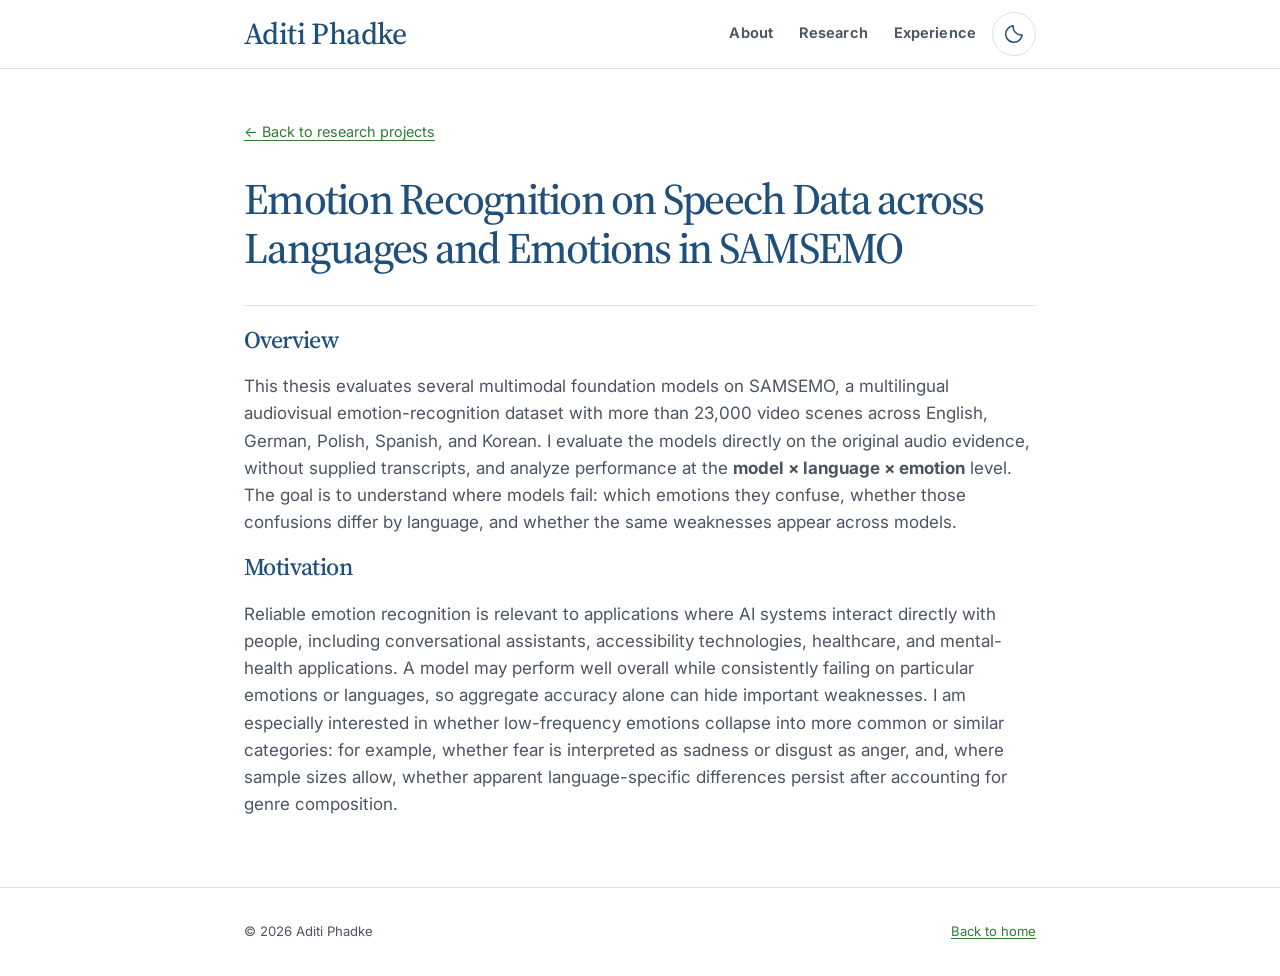
<file: projects/samsemo-emotion-recognition.html>
<!doctype html>
<html lang="en">
<head>
  <meta charset="utf-8">
  <meta name="viewport" content="width=device-width, initial-scale=1">
  <meta name="author" content="Aditi Phadke">
  <meta name="description" content="Emotion Recognition on Speech Data across Languages and Emotions in SAMSEMO">
  <meta name="theme-color" content="#ffffff">
  <title>Emotion Recognition on Speech Data across Languages and Emotions in SAMSEMO · Aditi Phadke</title>
  <link rel="icon" href="../assets/favicon.svg" type="image/svg+xml">
  <script src="../theme.js?v=20261014-1"></script>
  <link rel="stylesheet" href="../styles.css?v=20261014-serif-1">
  <script src="../script.js" defer></script>
</head>
<body>
  <header class="site-header">
    <div class="container header-inner">
      <a class="site-name" href="../index.html">Aditi Phadke</a>
      <button class="menu-button" type="button" aria-expanded="false" aria-controls="site-nav">
        <span class="sr-only">Toggle navigation</span>
        <span aria-hidden="true"></span>
        <span aria-hidden="true"></span>
        <span aria-hidden="true"></span>
      </button>

      <nav id="site-nav" class="site-nav" aria-label="Project navigation">
        <a href="../index.html#about">About</a>
        <a href="../index.html#projects">Research</a>
        <a href="../index.html#background">Experience</a>
      </nav>
      <button class="theme-toggle" type="button" aria-label="Switch to dark mode" title="Switch to dark mode">
        <svg class="theme-moon" viewBox="0 0 24 24" fill="none" stroke="currentColor" stroke-width="1.7" stroke-linecap="round" stroke-linejoin="round" aria-hidden="true"><path d="M20.9 13A9 9 0 0 1 11 3.1 9 9 0 1 0 20.9 13Z"/></svg>
        <svg class="theme-sun" viewBox="0 0 24 24" fill="none" stroke="currentColor" stroke-width="1.7" stroke-linecap="round" aria-hidden="true"><circle cx="12" cy="12" r="4"/><path d="M12 2v2m0 16v2M2 12h2m16 0h2M5 5l1.5 1.5m11 11L19 19M5 19l1.5-1.5m11-11L19 5"/></svg>
      </button>
    </div>
  </header>

  <main class="project-page">
    <article class="container project-detail">
      <p class="project-back"><a href="../index.html#projects">← Back to research projects</a></p>

      <div class="project-detail-meta">
        <span>Ongoing Research</span>
        <span>Fall 2026</span>
      </div>

      <h1>Emotion Recognition on Speech Data across Languages and Emotions in SAMSEMO</h1>

      <ul class="project-detail-tags" aria-label="Project topics">
        <li>Emotion recognition</li>
        <li>Multimodal</li>
        <li>Multilingual</li>
      </ul>

      <section class="project-detail-section">
        <h2>Overview</h2>
        <p>This thesis evaluates several multimodal foundation models on SAMSEMO, a multilingual audiovisual emotion-recognition dataset with more than 23,000 video scenes across English, German, Polish, Spanish, and Korean. I evaluate the models directly on the original audio evidence, without supplied transcripts, and analyze performance at the <strong>model × language × emotion</strong> level. The goal is to understand where models fail: which emotions they confuse, whether those confusions differ by language, and whether the same weaknesses appear across models.</p>

        <h2>Motivation</h2>
        <p>Reliable emotion recognition is relevant to applications where AI systems interact directly with people, including conversational assistants, accessibility technologies, healthcare, and mental-health applications. A model may perform well overall while consistently failing on particular emotions or languages, so aggregate accuracy alone can hide important weaknesses. I am especially interested in whether low-frequency emotions collapse into more common or similar categories: for example, whether fear is interpreted as sadness or disgust as anger, and, where sample sizes allow, whether apparent language-specific differences persist after accounting for genre composition.</p>
      </section>
    </article>
  </main>

  <footer class="site-footer">
    <div class="container footer-inner">
      <p>© 2026 Aditi Phadke</p>
      <p><a href="../index.html">Back to home</a></p>
    </div>
  </footer>
</body>
</html>
</file>
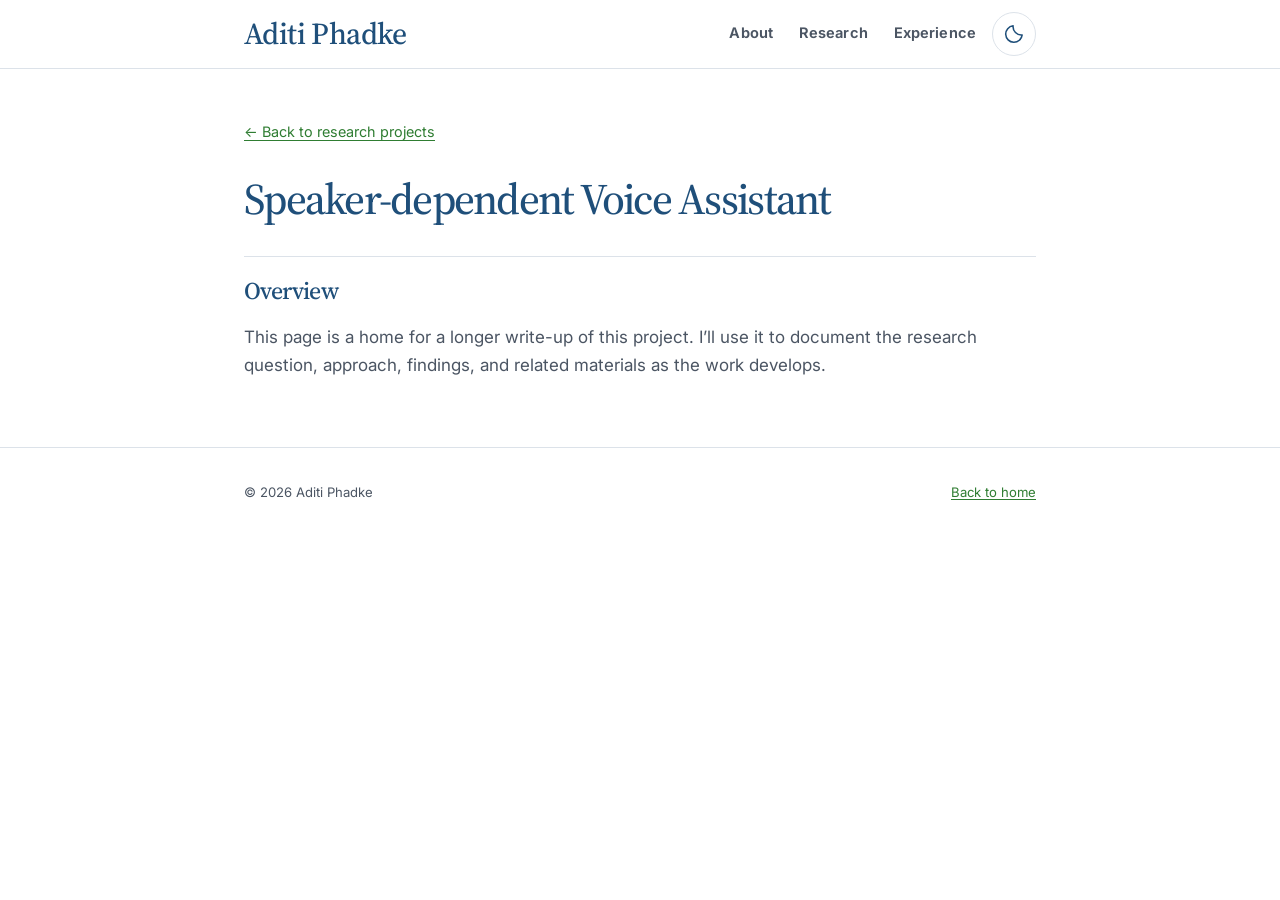
<file: projects/voice-assistant.html>
<!doctype html>
<html lang="en">
<head>
  <meta charset="utf-8">
  <meta name="viewport" content="width=device-width, initial-scale=1">
  <meta name="author" content="Aditi Phadke">
  <meta name="description" content="Speaker-dependent Voice Assistant">
  <meta name="theme-color" content="#ffffff">
  <title>Speaker-dependent Voice Assistant · Aditi Phadke</title>
  <link rel="icon" href="../assets/favicon.svg" type="image/svg+xml">
  <script src="../theme.js?v=20261014-1"></script>
  <link rel="stylesheet" href="../styles.css?v=20261014-serif-1">
  <script src="../script.js" defer></script>
</head>
<body>
  <header class="site-header">
    <div class="container header-inner">
      <a class="site-name" href="../index.html">Aditi Phadke</a>
      <button class="menu-button" type="button" aria-expanded="false" aria-controls="site-nav">
        <span class="sr-only">Toggle navigation</span>
        <span aria-hidden="true"></span>
        <span aria-hidden="true"></span>
        <span aria-hidden="true"></span>
      </button>

      <nav id="site-nav" class="site-nav" aria-label="Project navigation">
        <a href="../index.html#about">About</a>
        <a href="../index.html#projects">Research</a>
        <a href="../index.html#background">Experience</a>
      </nav>
      <button class="theme-toggle" type="button" aria-label="Switch to dark mode" title="Switch to dark mode">
        <svg class="theme-moon" viewBox="0 0 24 24" fill="none" stroke="currentColor" stroke-width="1.7" stroke-linecap="round" stroke-linejoin="round" aria-hidden="true"><path d="M20.9 13A9 9 0 0 1 11 3.1 9 9 0 1 0 20.9 13Z"/></svg>
        <svg class="theme-sun" viewBox="0 0 24 24" fill="none" stroke="currentColor" stroke-width="1.7" stroke-linecap="round" aria-hidden="true"><circle cx="12" cy="12" r="4"/><path d="M12 2v2m0 16v2M2 12h2m16 0h2M5 5l1.5 1.5m11 11L19 19M5 19l1.5-1.5m11-11L19 5"/></svg>
      </button>
    </div>
  </header>

  <main class="project-page">
    <article class="container project-detail">
      <p class="project-back"><a href="../index.html#projects">← Back to research projects</a></p>

      <div class="project-detail-meta">
        <span>Speech Systems</span>
        <span>2025</span>
      </div>

      <h1>Speaker-dependent Voice Assistant</h1>

      <ul class="project-detail-tags" aria-label="Project topics">
        <li>HMMs</li>
            <li>MFCCs</li>
            <li>Speech recognition</li>
      </ul>

      

      <section class="project-detail-section">
        <h2>Overview</h2>
        <p>This page is a home for a longer write-up of this project. I’ll use it to document the research question, approach, findings, and related materials as the work develops.</p>
      </section>
    </article>
  </main>

  <footer class="site-footer">
    <div class="container footer-inner">
      <p>© 2026 Aditi Phadke</p>
      <p><a href="../index.html">Back to home</a></p>
    </div>
  </footer>
</body>
</html>
</file>
<file: styles.css>
@import url("https://fonts.googleapis.com/css2?family=Inter:wght@100..900&family=Source+Serif+4:wght@400;500;600;700&display=swap");

:root {
  --paper: #ffffff;
  --surface: #ffffff;
  --ink: #1f4f7a;
  --muted: #4b5563;
  --line: #dce2e9;
  --accent: #2f7d32;
  --accent-deep: #2f5f9f;
  --accent-soft: #e5f3e3;
  --warm: #2f7d32;
  --max-width: 792px;
  --shadow: 0 18px 48px rgba(31, 79, 122, 0.08);
  --header: rgba(255, 255, 255, 0.96);
  --focus: #287d59;
  color-scheme: light;
}

* {
  box-sizing: border-box;
}

html {
  scroll-behavior: smooth;
  scroll-padding-top: 88px;
}

body {
  margin: 0;
  background: var(--paper);
  color: var(--ink);
  font-family: Inter, ui-sans-serif, -apple-system, BlinkMacSystemFont, "Segoe UI", sans-serif;
  font-size: 17px;
  line-height: 1.6;
  text-rendering: optimizeLegibility;
}

button,
input,
select,
textarea {
  font: inherit;
}

a {
  color: var(--accent);
  text-decoration-thickness: 1px;
  text-underline-offset: 0.18em;
}

a:hover {
  color: var(--accent-deep);
}

a:focus-visible,
button:focus-visible {
  outline: 3px solid var(--focus);
  outline-offset: 4px;
  border-radius: 3px;
}

img {
  display: block;
  max-width: 100%;
}

h1,
h2,
h3,
p {
  margin-top: 0;
}

h1,
h2,
h3,
h4,
h5,
h6,
.site-name {
  font-family: "Source Serif 4", Georgia, serif;
  font-weight: 500;
}

h1 {
  max-width: 820px;
  margin-bottom: 1.2rem;
  font-size: clamp(2.4rem, 5.2vw, 4.65rem);
  line-height: 1.04;
  letter-spacing: -0.04em;
}

h2 {
  font-size: clamp(1.8rem, 3vw, 2.5rem);
  line-height: 1.15;
  letter-spacing: -0.025em;
}

h3 {
  margin-bottom: 0.45rem;
  font-size: 1.27rem;
  line-height: 1.35;
}

.container {
  width: min(calc(100% - 2.5rem), var(--max-width));
  margin-inline: auto;
}

.skip-link {
  position: fixed;
  z-index: 1000;
  top: 0.75rem;
  left: 0.75rem;
  padding: 0.65rem 0.9rem;
  background: var(--ink);
  color: #fff;
  transform: translateY(-160%);
  transition: transform 160ms ease;
}

.skip-link:focus {
  transform: translateY(0);
}

.sr-only {
  position: absolute;
  width: 1px;
  height: 1px;
  padding: 0;
  margin: -1px;
  overflow: hidden;
  clip: rect(0, 0, 0, 0);
  white-space: nowrap;
  border: 0;
}

.site-header {
  position: sticky;
  z-index: 50;
  top: 0;
  border-bottom: 1px solid var(--line);
  background: var(--header);
  backdrop-filter: blur(14px);
}

.header-inner {
  min-height: 68px;
  display: flex;
  align-items: center;
  justify-content: space-between;
  gap: 1rem;
}

.site-name {
  color: var(--ink);
  font-size: clamp(1.35rem, 3vw, 1.9rem);
  text-decoration: none;
  letter-spacing: -0.02em;
}

.site-nav {
  margin-left: auto;
  display: flex;
  align-items: center;
  gap: clamp(0.85rem, 2vw, 1.7rem);
}

.site-nav a {
  color: var(--muted);
  font-size: 0.91rem;
  font-weight: 650;
  text-decoration: none;
  letter-spacing: 0.01em;
}

.site-nav a:hover,
.site-nav a[aria-current="location"] {
  color: var(--accent);
}

.menu-button {
  display: none;
  width: 44px;
  height: 44px;
  padding: 10px;
  border: 0;
  background: transparent;
  cursor: pointer;
}

.menu-button span:not(.sr-only) {
  display: block;
  width: 100%;
  height: 2px;
  margin: 5px 0;
  background: var(--ink);
  transition: transform 160ms ease, opacity 160ms ease;
}

.hero {
  display: flow-root;
  padding-top: 2rem;
  padding-bottom: clamp(0.75rem, 1.5vw, 1.25rem);
  border-bottom: 0;
}

.portrait-wrap {
  position: relative;
  float: left;
  width: 210px;
  max-width: 100%;
  aspect-ratio: 4 / 5;
  margin: 0.55rem 2rem 1rem 0;
}

.portrait,
.portrait-fallback {
  position: absolute;
  inset: 0;
  width: 100%;
  height: 100%;
  border: 1px solid rgba(31, 79, 122, 0.08);
  box-shadow: var(--shadow);
}

.portrait {
  z-index: 2;
  object-fit: cover;
  object-position: center;
  background: var(--surface);
}

.portrait-fallback {
  display: grid;
  place-items: center;
  background: var(--accent-soft);
  color: var(--accent-deep);
  font-family: inherit;
  font-size: clamp(2.5rem, 8vw, 5rem);
}

.eyebrow,
.section-number,
.project-meta,
.timeline-date,
.news-list time {
  font-size: 0.75rem;
  font-weight: 750;
  letter-spacing: 0.12em;
  text-transform: uppercase;
}

.eyebrow {
  margin-bottom: 1rem;
  color: var(--warm);
}

.lead {
  max-width: 820px;
  margin-bottom: 1.25rem;
  color: var(--ink);
  font-family: inherit;
  font-size: clamp(1.27rem, 2.2vw, 1.65rem);
  line-height: 1.5;
}

.hero-copy > p:not(.eyebrow):not(.lead) {
  max-width: none;
  color: var(--muted);
}

.intro-heading {
  display: flex;
  align-items: center;
  flex-wrap: wrap;
  gap: 0.25rem 0.75rem;
  margin-bottom: 1rem;
}

.intro-heading h1 {
  margin-bottom: 0;
}

.contact-links {
  display: flex;
  align-items: center;
  gap: 0.25rem;
  margin: 0;
}

.contact-links a {
  display: grid;
  place-items: center;
  width: 40px;
  height: 40px;
  text-decoration: none;
}

.contact-links svg {
  display: block;
  width: 22px;
  height: 22px;
}

.contact-links a,
.project-links a {
  font-size: 0.93rem;
  font-weight: 700;
}

/* Full-width content below the About section */
.content-grid {
  display: block;
  padding-top: 0;
}

.main-column {
  width: 100%;
  min-width: 0;
}

.section {
  padding-bottom: clamp(5rem, 8vw, 7rem);
}

.section:last-child {
  padding-bottom: 0;
}

.section-heading {
  display: grid;
  grid-template-columns: 1.5rem 1fr;
  align-items: center;
  gap: 0.65rem;
  margin-bottom: 1.1rem;
}

.section-heading h2,
.section-heading p {
  margin-bottom: 0;
}

.section-number {
  color: var(--warm);
}

.section-icon {
  display: block;
  width: 1.5rem;
  height: 1.5rem;
  color: var(--warm);
}

#projects {
  margin-inline: 0;
}

#projects #projects-title {
  font-size: 1.55rem;
  line-height: 1.2;
}

/* Projects: simple editorial list, no cards */
.project-list {
  width: 100%;
  border-top: 1px solid var(--line);
}

.project {
  padding: 1.15rem 0 1.25rem;
  border: 0;
  border-bottom: 1px solid var(--line);
  border-radius: 0;
  background: transparent;
  box-shadow: none;
  transition: none;
}

.project:hover {
  border-color: var(--line);
  box-shadow: none;
  transform: none;
}

.project-meta {
  display: flex;
  justify-content: space-between;
  align-items: baseline;
  gap: 2rem;
  margin-bottom: 0.4rem;
  color: var(--warm);
}

.project h3 {
  max-width: 1000px;
  margin-bottom: 0.35rem;
  font-size: 1.2rem;
}

.project-season {
  font-family: Inter, ui-sans-serif, sans-serif;
  display: inline-block;
  margin-left: 0.4rem;
  color: var(--accent);
  font-size: 0.8rem;
  font-style: italic;
  font-weight: 400;
  white-space: nowrap;
}

.project-title-link {
  position: relative;
  z-index: 10;
  display: inline;
  width: fit-content;
  max-width: 100%;
  color: var(--ink);
  cursor: pointer;
  pointer-events: auto !important;
  text-decoration: underline;
  text-decoration-color: var(--accent);
  text-decoration-thickness: 1px;
  text-underline-offset: 0.18em;
}

.project-title-link:hover,
.project-title-link:focus-visible {
  color: var(--accent);
  text-decoration-color: currentColor;
}

/* Project detail pages */
.project-page {
  padding-block: clamp(2rem, 4vw, 3.5rem);
}

.project-detail {
  max-width: var(--max-width);
}

.project-back {
  margin-bottom: 2rem;
  font-size: 0.9rem;
}

.project-detail-meta {
  display: flex;
  justify-content: space-between;
  gap: 1.5rem;
  margin-bottom: 0.8rem;
  color: var(--warm);
  font-size: 0.75rem;
  font-weight: 750;
  letter-spacing: 0.12em;
  text-transform: uppercase;
}

.project-detail h1 {
  max-width: 820px;
  margin-bottom: 1.25rem;
  font-size: clamp(1.85rem, 3.4vw, 2.9rem);
  line-height: 1.12;
}

.project-detail-lead {
  max-width: 820px;
  color: var(--ink);
  font-family: inherit;
  font-size: clamp(1.2rem, 2.1vw, 1.55rem);
  line-height: 1.5;
}

.project-detail-tags {
  display: flex;
  flex-wrap: wrap;
  gap: 0;
  margin: 1.25rem 0 0;
  padding: 0;
  list-style: none;
}

.project-detail-tags li {
  color: var(--muted);
  font-size: 0.78rem;
  font-weight: 650;
}

.project-detail-tags li:not(:last-child)::after {
  content: "·";
  margin-inline: 0.5rem;
  color: #a4a293;
}

.project-detail-link {
  margin-top: 1.25rem;
}

.project-detail-section {
  max-width: 820px;
  margin-top: 2rem;
  padding-top: 1.25rem;
  border-top: 1px solid var(--line);
}

.project-detail-section h2 {
  font-size: 1.5rem;
}

.project-detail-section p {
  color: var(--muted);
}

.project p {
  max-width: 1000px;
  margin-bottom: 0.4rem;
  color: var(--muted);
}

.project-links {
  margin: 0.4rem 0 0;
}

.tags {
  display: flex;
  flex-wrap: wrap;
  gap: 0;
  margin: 0.45rem 0 0;
  padding: 0;
  list-style: none;
}

.tags li {
  padding: 0;
  border-radius: 0;
  background: none;
  color: var(--muted);
  font-size: 0.76rem;
  font-weight: 600;
  letter-spacing: 0.02em;
}

.tags li:not(:last-child)::after {
  content: "·";
  margin-inline: 0.5rem;
  color: #a4a293;
}

/* Background */
.timeline {
  width: 100%;
  border-top: 1px solid var(--line);
}

.timeline-item {
  display: grid;
  grid-template-columns: minmax(120px, 0.28fr) minmax(0, 1fr);
  gap: 2rem;
  padding: 1.8rem 0;
  border-bottom: 1px solid var(--line);
}

.timeline-date {
  margin-bottom: 0;
  color: var(--warm);
}

.timeline-item h3 {
  margin-bottom: 0.25rem;
}

.timeline-item div p {
  margin-bottom: 0;
  color: var(--muted);
}

.site-footer {
  border-top: 1px solid var(--line);
  background: var(--paper);
}

.footer-inner {
  min-height: 88px;
  display: flex;
  align-items: center;
  justify-content: space-between;
  gap: 2rem;
  color: var(--muted);
  font-size: 0.82rem;
}

.footer-inner p {
  margin-bottom: 0;
}

@media (max-width: 850px) {
  .content-grid {
    grid-template-columns: 1fr;
  }

  .side-column {
    display: grid;
    grid-template-columns: repeat(2, minmax(0, 1fr));
    gap: 2rem;
  }

  .side-section + .side-section {
    margin-top: 0;
  }

  .connect-card {
    grid-column: 1 / -1;
  }
}

@media (max-width: 700px) {
  body {
    font-size: 16px;
  }

  .menu-button {
    display: block;
  }

  .site-nav {
    position: absolute;
    top: calc(100% + 1px);
    right: 0;
    left: 0;
    display: none;
    flex-direction: column;
    align-items: stretch;
    gap: 0;
    padding: 0.45rem 1.25rem 1rem;
    border-bottom: 1px solid var(--line);
    background: var(--paper);
    box-shadow: 0 18px 30px rgba(31, 79, 122, 0.08);
  }

  .site-nav.is-open {
    display: flex;
  }

  .site-nav a {
    padding: 0.8rem 0;
    border-bottom: 1px solid var(--line);
  }

  .site-nav a:last-child {
    border-bottom: 0;
  }

  .menu-button[aria-expanded="true"] span:nth-of-type(1) {
    transform: translateY(7px) rotate(45deg);
  }

  .menu-button[aria-expanded="true"] span:nth-of-type(2) {
    opacity: 0;
  }

  .menu-button[aria-expanded="true"] span:nth-of-type(3) {
    transform: translateY(-7px) rotate(-45deg);
  }

  .portrait-wrap {
    float: none;
    margin: 0.55rem 0 1.5rem;
  }

  .research-item {
    grid-template-columns: 1fr;
    gap: 0.3rem;
  }

  .side-column {
    grid-template-columns: 1fr;
  }

  .connect-card {
    grid-column: auto;
  }

  .footer-inner {
    align-items: flex-start;
    flex-direction: column;
    justify-content: center;
    gap: 0.3rem;
    padding-block: 1.5rem;
  }
}

@media (max-width: 480px) {
  .container {
    width: min(calc(100% - 1.5rem), var(--max-width));
  }

  .section-heading {
    grid-template-columns: 1.5rem 1fr;
    gap: 0.5rem;
  }

  .timeline-item {
    grid-template-columns: 1fr;
    gap: 0.2rem;
  }

  .project-meta {
    align-items: flex-start;
    flex-direction: column;
    gap: 0.1rem;
  }
}

@media (prefers-reduced-motion: reduce) {
  html {
    scroll-behavior: auto;
  }

  *,
  *::before,
  *::after {
    scroll-behavior: auto !important;
    transition-duration: 0.01ms !important;
    animation-duration: 0.01ms !important;
    animation-iteration-count: 1 !important;
  }
}

.tags,
.project-detail-tags,
.project-meta,
.project-detail-meta {
  display: none;
}

:root[data-theme="dark"] {
  --paper: #0b1730;
  --surface: #142542;
  --ink: #e6edf7;
  --muted: #b9c7dc;
  --line: #30415d;
  --accent: #9acb70;
  --accent-deep: #b8df94;
  --accent-soft: #23352a;
  --warm: #9acb70;
  --header: rgba(11, 23, 48, 0.96);
  --focus: #9fc7ff;
  --shadow: 0 18px 48px rgba(0, 0, 0, 0.2);
  color-scheme: dark;
}

.theme-toggle {
  flex: 0 0 44px;
  width: 44px;
  height: 44px;
  display: grid;
  place-items: center;
  padding: 10px;
  border: 1px solid var(--line);
  border-radius: 50%;
  background: var(--paper);
  color: var(--ink);
  cursor: pointer;
}

.theme-toggle:hover {
  background: var(--accent-soft);
}

.theme-toggle svg {
  width: 22px;
  height: 22px;
}

.theme-toggle .theme-sun,
[data-theme="dark"] .theme-toggle .theme-moon {
  display: none;
}

[data-theme="dark"] .theme-toggle .theme-sun {
  display: block;
}

.skip-link {
  color: var(--paper);
}

@media (max-width: 700px) {
  .menu-button {
    margin-left: auto;
    flex-shrink: 0;
  }

  .header-inner {
    gap: 0.5rem;
  }
}

.hero-copy h1 {
  margin-bottom: 0;
  font-size: clamp(1.9rem, 3.6vw, 2.25rem);
  line-height: 1.15;
  letter-spacing: -0.025em;
}

.hero-copy .research-interests {
  font-weight: 700;
}

.project:not([hidden]) {
  display: grid;
  grid-template-columns: minmax(0, 1fr) 160px;
  align-items: start;
  gap: 1.5rem;
}

.project-copy {
  min-width: 0;
}

.project-image-placeholder {
  display: flex;
  flex-direction: column;
  align-items: center;
  justify-content: center;
  gap: 0.5rem;
  width: 100%;
  aspect-ratio: 4 / 3;
  border: 1px dashed var(--line);
  border-radius: 6px;
  background: var(--surface);
  color: var(--muted);
  text-align: center;
  font-size: 0.7rem;
}

.project-image-placeholder svg {
  width: 28px;
  height: 28px;
  color: var(--accent);
}

@media (max-width: 600px) {
  .project:not([hidden]) {
    grid-template-columns: minmax(0, 1fr) 88px;
    gap: 0.75rem;
  }

  .project-image-placeholder {
    aspect-ratio: 1;
    padding: 0.4rem;
    font-size: 0.6rem;
  }
}

.project-image-link {
  display: block;
  overflow: hidden;
  border: 1px solid var(--line);
  border-radius: 6px;
  text-align: center;
  text-decoration: none;
  font-size: 0.65rem;
  cursor: zoom-in;
}

.project-image-link img {
  width: 100%;
  height: auto;
  background: #fff;
}

.project-image-link span {
  display: block;
  padding: 0.35rem;
}

.image-viewer {
  width: min(1100px, calc(100% - 2rem));
  max-width: none;
  max-height: calc(100dvh - 2rem);
  padding: 0.75rem;
  border: 1px solid var(--line);
  border-radius: 8px;
  background: var(--paper);
  color: var(--ink);
}

.image-viewer::backdrop {
  background: rgba(0, 0, 0, 0.75);
}

.image-viewer form {
  display: flex;
  justify-content: flex-end;
  margin-bottom: 0.5rem;
}

.image-viewer-close {
  min-height: 44px;
  padding: 0.4rem 1rem;
  border: 1px solid var(--line);
  border-radius: 4px;
  background: var(--surface);
  color: var(--ink);
  cursor: pointer;
}

.image-viewer > img {
  width: 100%;
  height: auto;
  max-height: calc(100dvh - 7rem);
  object-fit: contain;
}

body:has(.image-viewer[open]) {
  overflow: hidden;
}

#projects {
  padding-bottom: 2.5rem;
}

#background-title {
  font-size: 1.55rem;
  line-height: 1.2;
}

#background .timeline-item {
  padding-block: 1rem;
  gap: 0.5rem 1.5rem;
}

#background .timeline-item h3 {
  font-size: 1.2rem;
}

#background .timeline-date {
  font-size: 0.8rem;
  font-weight: 400;
  letter-spacing: normal;
  text-transform: none;
}

.degree-note {
  margin-left: 0.4rem;
  color: var(--accent);
  font-size: 0.8rem;
  font-style: italic;
  white-space: nowrap;
}
</file>
